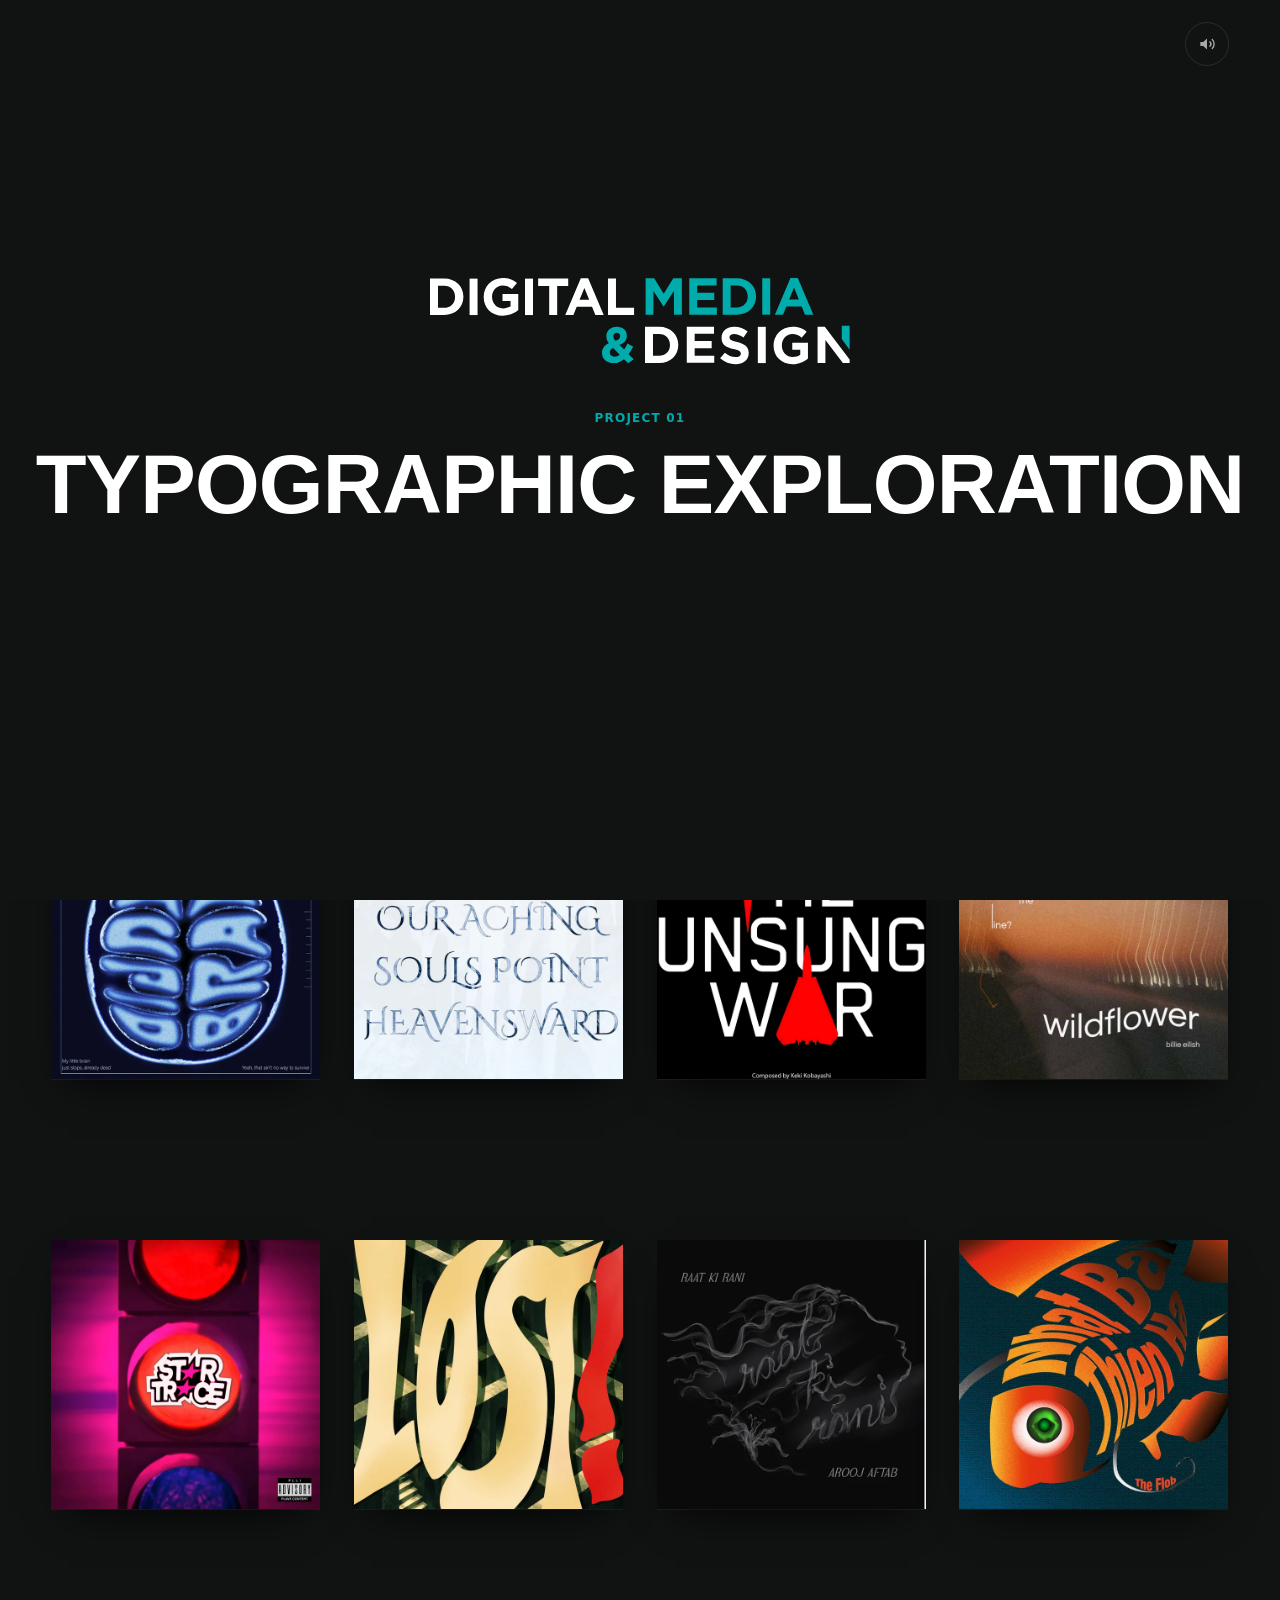
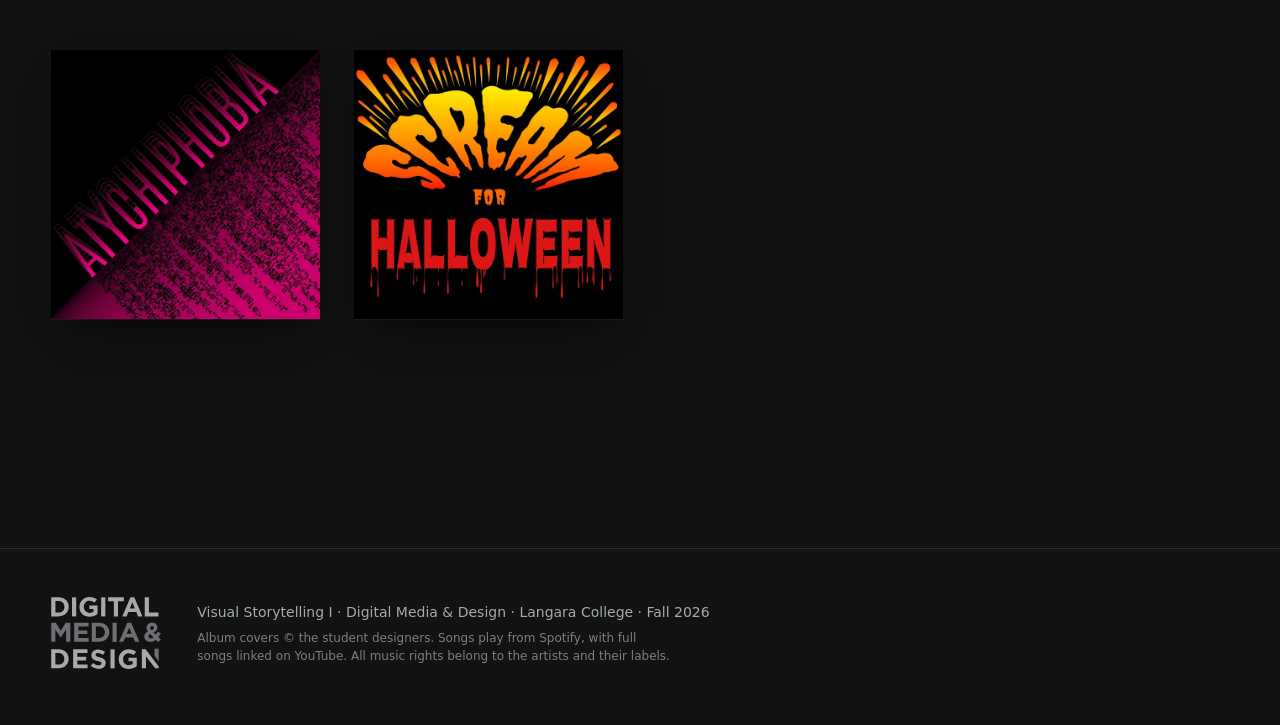
<file: index.html>
<!DOCTYPE html>
<html lang="en">
<head>
  <meta charset="utf-8">
  <meta name="viewport" content="width=device-width, initial-scale=1">
  <!-- security: only this site's own code and Spotify's player may run; nothing else can be injected -->
  <meta http-equiv="Content-Security-Policy" content="default-src 'self'; script-src 'self' 'unsafe-eval' https://open.spotify.com https://embed-cdn.spotifycdn.com; frame-src https://open.spotify.com; style-src 'self' 'unsafe-inline' https://fonts.googleapis.com; font-src https://fonts.gstatic.com; img-src 'self' data:; connect-src 'self' https://*.spotify.com https://*.spotifycdn.com; media-src 'self'; object-src 'none'; base-uri 'self'; form-action 'none'">
  <meta name="referrer" content="strict-origin-when-cross-origin">
  <title>Typographic Exploration — Album Covers · Digital Media &amp; Design, Langara</title>
  <meta name="description" content="Fourteen album covers by Langara Digital Media &amp; Design students, using typography as the only image. Click a cover to hear the song.">
  <meta name="theme-color" content="#111212">
  <meta property="og:title" content="Typographic Exploration — Album Covers">
  <meta property="og:description" content="Fourteen album covers where type is the only image. Click a cover to hear the song.">
  <link rel="canonical" href="https://demos.dgmd.ca/typographic-exploration/">
  <meta property="og:type" content="website">
  <meta property="og:site_name" content="Digital Media &amp; Design · Langara College">
  <meta property="og:url" content="https://demos.dgmd.ca/typographic-exploration/">
  <!-- wide image first (Facebook, LinkedIn, X, Slack, Discord…), square second (apps that show square thumbnails) -->
  <meta property="og:image" content="https://demos.dgmd.ca/typographic-exploration/assets/social/og-1200x630.jpg">
  <meta property="og:image:type" content="image/jpeg">
  <meta property="og:image:width" content="1200">
  <meta property="og:image:height" content="630">
  <meta property="og:image:alt" content="Typographic Exploration: student album covers on a curved gallery wall, with a teal record and sound line. Digital Media &amp; Design, Langara College.">
  <meta property="og:image" content="https://demos.dgmd.ca/typographic-exploration/assets/social/og-1200x1200.jpg">
  <meta property="og:image:type" content="image/jpeg">
  <meta property="og:image:width" content="1200">
  <meta property="og:image:height" content="1200">
  <meta property="og:image:alt" content="Typographic Exploration: student album covers on a curved gallery wall, with a teal record and sound line. Digital Media &amp; Design, Langara College.">
  <meta name="twitter:card" content="summary_large_image">
  <meta name="twitter:title" content="Typographic Exploration — Album Covers">
  <meta name="twitter:description" content="Fourteen album covers where type is the only image. Click a cover to hear the song.">
  <meta name="twitter:image" content="https://demos.dgmd.ca/typographic-exploration/assets/social/og-1200x630.jpg">
  <meta name="twitter:image:alt" content="Typographic Exploration: student album covers on a curved gallery wall, with a teal record and sound line. Digital Media &amp; Design, Langara College.">
  <link rel="icon" href="assets/favicon.svg" type="image/svg+xml">
  <link rel="preconnect" href="https://fonts.googleapis.com">
  <link rel="preconnect" href="https://fonts.gstatic.com" crossorigin>
  <link href="https://fonts.googleapis.com/css2?family=Roboto+Condensed:wght@400;600;700;800&family=Roboto:ital,wght@0,300;0,400;0,600;1,300&display=swap" rel="stylesheet">
  <link rel="stylesheet" href="assets/style.css?v=202611260307">
</head>
<body class="is-loading">

  <!-- ============ INTRO ============ -->
  <div class="intro" id="intro" aria-hidden="true">
    <div class="intro__title" id="introTitle">
      <img class="intro__mark" src="assets/dgmd-on-dark.svg" alt="" width="480" height="99">
      <p class="intro__eyebrow">Project 01</p>
      <p class="intro__headline">Typographic Exploration</p>
      <div class="intro__gate">
        <button class="intro__enter" id="enterIntro" type="button">Enter</button>
      </div>
    </div>

    <!-- a speaker grille across the bottom of the title screen; it "breathes" while waiting for Enter -->
    <div class="grille" id="grille" aria-hidden="true"><div class="grille__pulse"></div></div>

    <div class="spotlight" id="spotlight"></div>

    <div class="wall" id="wall">
      <!-- the sound line the record draws as it rolls -->
      <svg class="trail" id="trail" aria-hidden="true">
        <defs><clipPath id="trailClip"><rect id="trailReveal" x="-99999" y="-2000" width="0" height="4000"/></clipPath></defs>
        <path class="trail__glow" id="trailGlow" clip-path="url(#trailClip)"/>
        <path class="trail__line" id="trailLine" clip-path="url(#trailClip)"/>
      </svg>
      <!-- the hero: a record that rolls behind the covers and plays each one -->
      <div class="roller" id="roller"><div class="roller__disc" id="rollerDisc"><div class="roller__label" id="rollerLabel"></div></div></div>
      <div class="wall__track" id="wallTrack"></div>
    </div>

    <div class="intro__bar" id="introBar">
      <div class="timeline" id="introTimeline"></div>
      <span class="intro__count" id="introCount">01 / 14</span>
    </div>

    <div class="intro__controls">
      <button class="intro__sound" id="soundToggle" type="button" aria-pressed="true" aria-label="Sound on">
        <svg viewBox="0 0 24 24" aria-hidden="true">
          <path class="spk" d="M4 9.5h3.5L12 5.5v13l-4.5-4H4z"/>
          <path class="wave1" d="M15.5 9.2a4 4 0 0 1 0 5.6"/>
          <path class="wave2" d="M18.3 6.6a7.6 7.6 0 0 1 0 10.8"/>
          <path class="mute" d="M16 9.5l5 5M21 9.5l-5 5"/>
        </svg>
      </button>
    </div>
  </div>

  <!-- ============ PAGE ============ -->
  <header class="site-header">
    <a class="site-header__mark" href="#top" aria-label="Digital Media &amp; Design, Langara College">
      <img src="assets/dgmd-on-dark.svg" alt="Digital Media &amp; Design" width="165" height="34">
    </a>
    <button class="text-btn" id="replayIntro" type="button">Replay intro</button>
  </header>

  <main id="top">
    <section class="hero">
      <div class="hero__head">
        <p class="eyebrow">Project 01 · Visual Storytelling I</p>
        <h1 class="hero__title"><span class="hero__line">Typographic</span> <span class="hero__line">Exploration</span></h1>
      </div>
      <div class="hero__side">
        <p class="hero__lede">Each student chose a song and turned it into an album&nbsp;cover where typography is the only&nbsp;image:
          <span class="hero__show"><span class="w-rhythm">rhythm</span>, <span class="w-volume">volume</span> <span class="w-amp" aria-label="and">&amp;</span> <span class="w-emotion">emotion</span>, made visible through&nbsp;type.</span></p>
        <p class="hero__hint"><span class="hint-dot" aria-hidden="true"></span>Click a cover to&nbsp;listen</p>
      </div>
    </section>

    <section class="grid" id="grid" aria-label="Album covers"></section>
  </main>

  <footer class="site-footer">
    <img src="assets/dgmd-vertical-grey.svg" alt="Digital Media &amp; Design" class="site-footer__mark" width="110" height="72">
    <div class="site-footer__text">
      <p>Visual Storytelling I · Digital Media &amp; Design · Langara&nbsp;College · Fall&nbsp;2026</p>
      <p class="site-footer__fine">Album covers © the student designers. Songs play from Spotify, with full songs linked on YouTube. All music rights belong to the artists and their&nbsp;labels.</p>
    </div>
  </footer>

  <!-- ============ LISTENING VIEW ============ -->
  <div class="listen" id="listen" role="dialog" aria-modal="true" aria-labelledby="listenTitle" hidden>
    <div class="listen__glow" id="listenGlow" aria-hidden="true"></div>
    <button class="listen__close" id="listenClose" type="button" aria-label="Close and stop the music">
      <svg viewBox="0 0 24 24" aria-hidden="true"><path d="M5 5l14 14M19 5L5 19"/></svg>
    </button>

    <div class="listen__stage">
      <div class="listen__art">
        <div class="vinyl" id="vinyl" aria-hidden="true"><div class="vinyl__label" id="vinylLabel"></div></div>
        <img class="listen__cover" id="listenCover" alt="">
      </div>

      <div class="listen__info">
        <p class="listen__num" id="listenNum">01</p>
        <h2 class="listen__title" id="listenTitle">Song</h2>
        <p class="listen__artist" id="listenArtist">Artist</p>
        <p class="listen__student">Cover by <span id="listenStudent">Student</span></p>

        <div class="player">
          <div class="player__frame"><div id="spPlayer"></div></div>
          <p class="player__fallback" id="spFallback" hidden>The player can’t load here. <a id="spLink" href="#" target="_blank" rel="noopener noreferrer">Open in Spotify&nbsp;↗</a></p>
          <p class="player__tap" id="tapToPlay" hidden><span class="hint-dot" aria-hidden="true"></span>Click anywhere to&nbsp;play</p>
          <p class="player__more"><a id="ytLink" href="#" target="_blank" rel="noopener noreferrer">Full song on YouTube&nbsp;↗</a></p>
        </div>

        <div class="listen__nav">
          <button class="nav-btn" id="prevBtn" type="button" aria-label="Previous cover">
            <svg viewBox="0 0 24 24" aria-hidden="true"><path d="M15 5l-7 7 7 7"/></svg>
          </button>
          <button class="nav-btn" id="nextBtn" type="button" aria-label="Next cover">
            <svg viewBox="0 0 24 24" aria-hidden="true"><path d="M9 5l7 7-7 7"/></svg>
          </button>
        </div>
      </div>
    </div>

    <div class="listen__bar">
      <div class="timeline timeline--interactive" id="listenTimeline" role="tablist" aria-label="Jump to a cover"></div>
      <span class="listen__now" id="listenNow">01 · Same Stars</span>
    </div>
  </div>

  <script src="assets/data.js?v=202611260307"></script>
  <script src="assets/app.js?v=202611260307"></script>
</body>
</html>
</file>
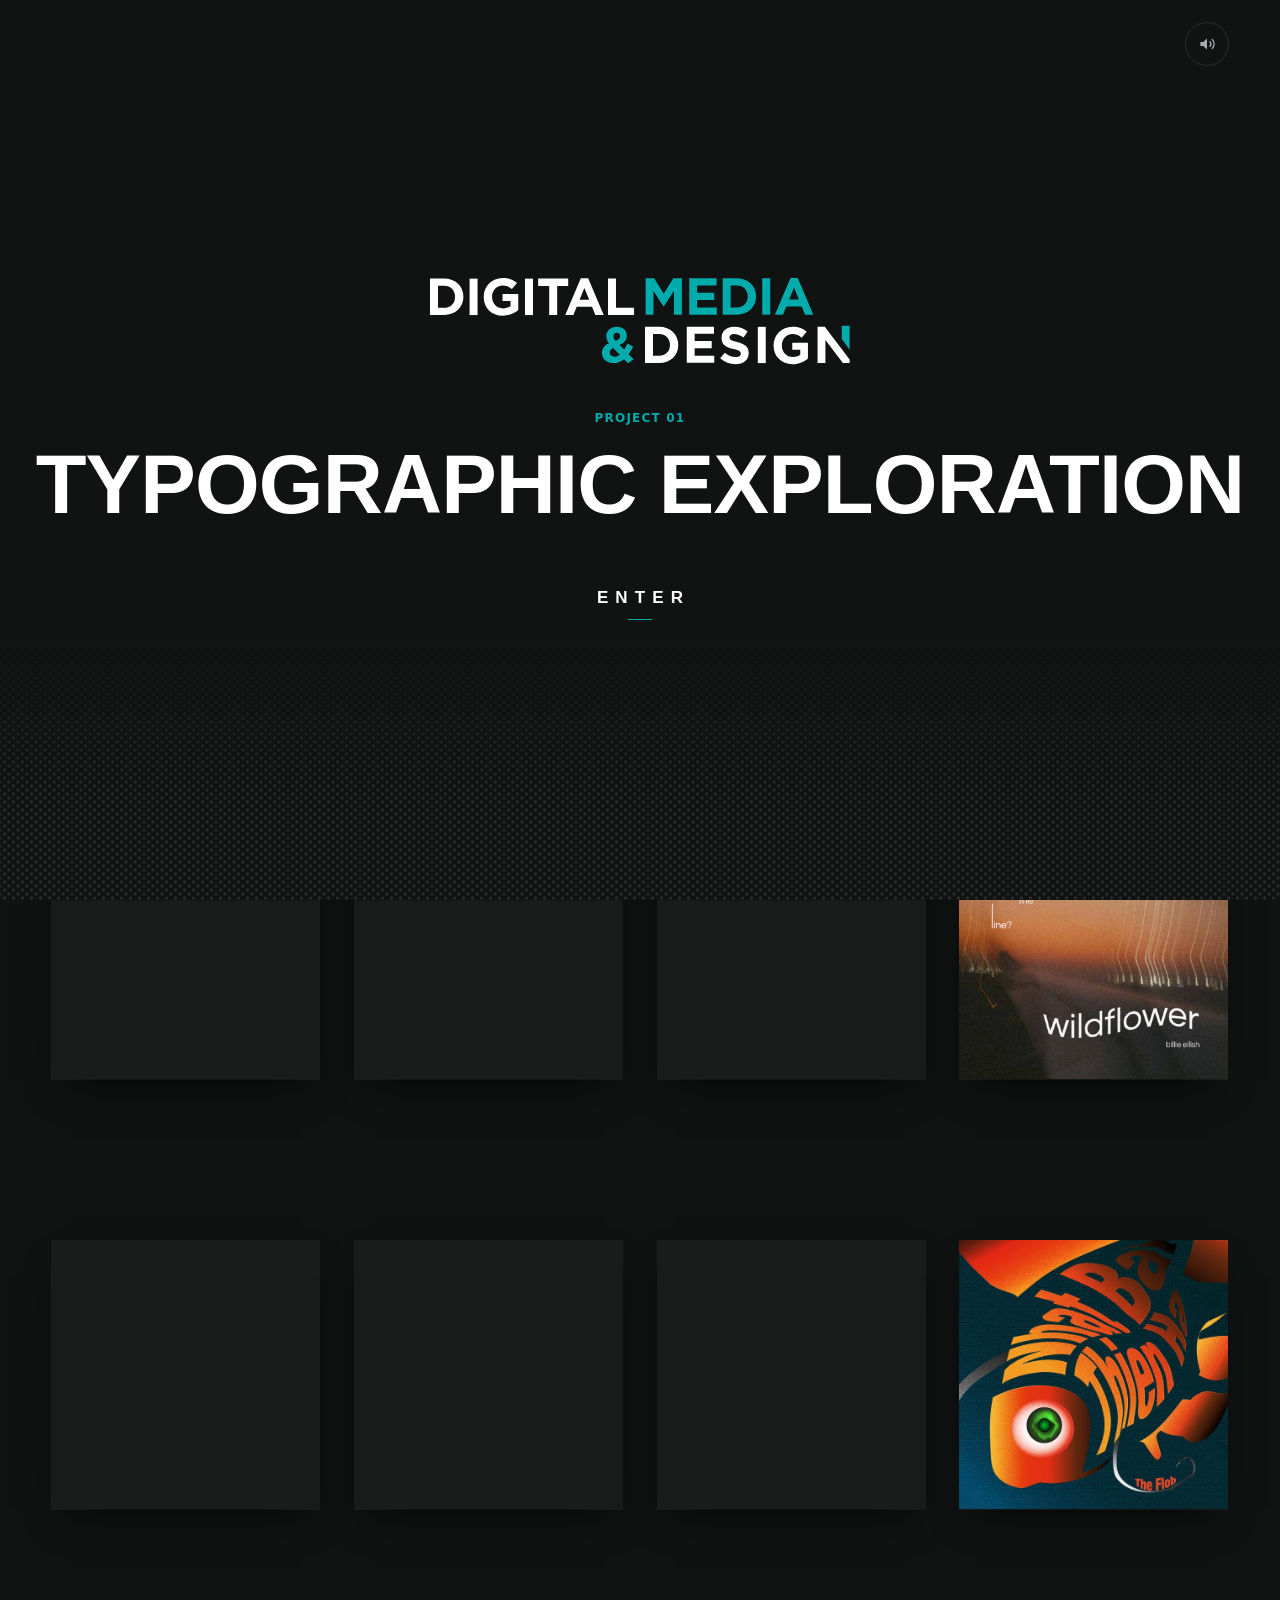
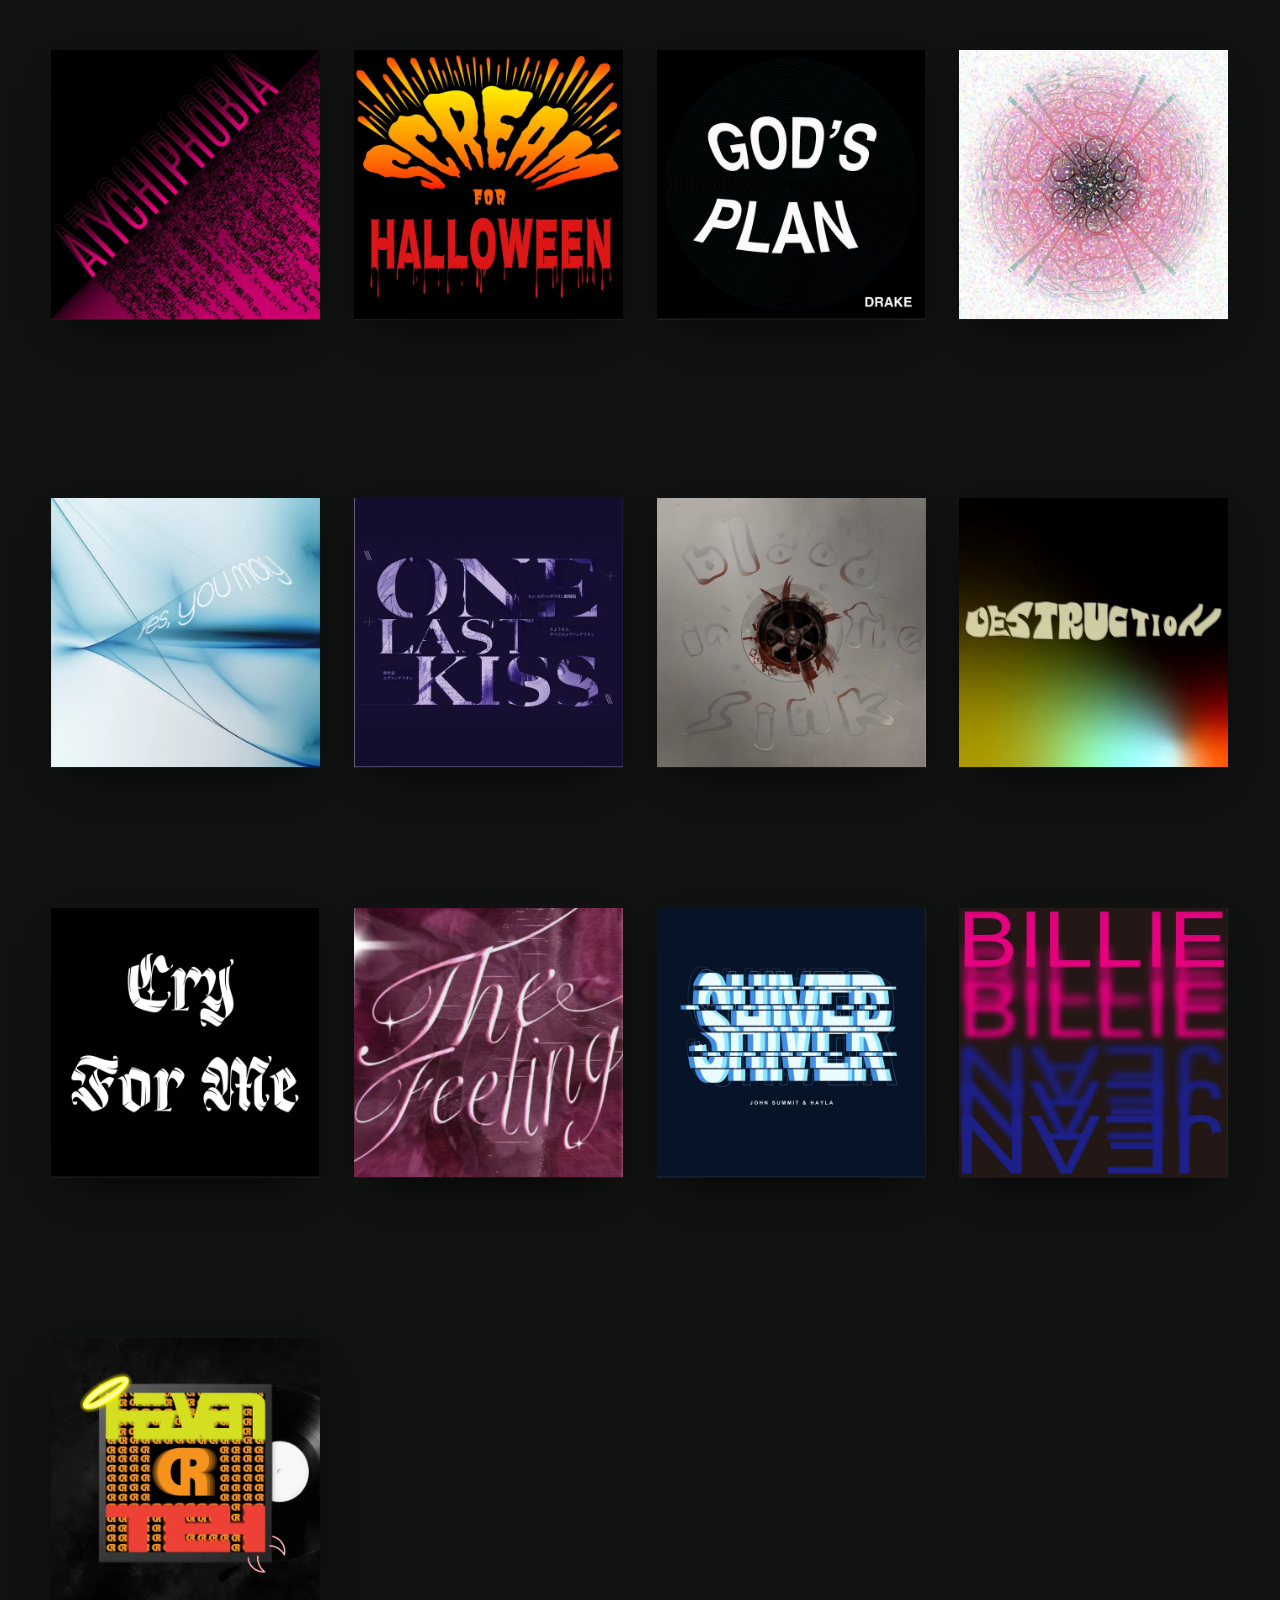
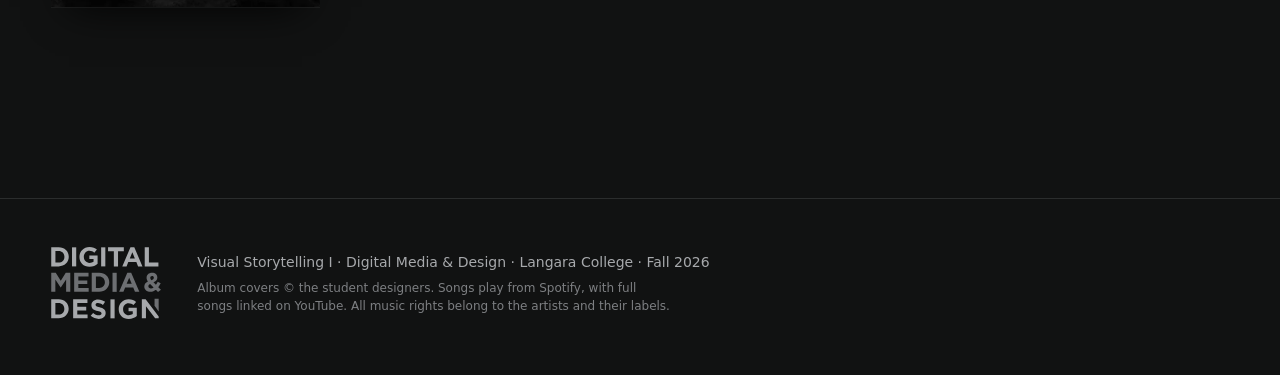
<file: class/index.html>
<!DOCTYPE html>
<html lang="en">
<head>
  <meta charset="utf-8">
  <meta name="viewport" content="width=device-width, initial-scale=1">
  <!-- CLASS GALLERY: unlisted. Not linked from the showcase; search engines are asked not to list it. -->
  <meta name="robots" content="noindex, nofollow">
  <!-- files are shared with the showcase one folder up (covers, styles, logos) -->
  <base href="../">
  <!-- security: only this site's own code and Spotify's player may run; nothing else can be injected -->
  <meta http-equiv="Content-Security-Policy" content="default-src 'self'; script-src 'self' 'unsafe-eval' https://open.spotify.com https://embed-cdn.spotifycdn.com; frame-src https://open.spotify.com; style-src 'self' 'unsafe-inline' https://fonts.googleapis.com; font-src https://fonts.gstatic.com; img-src 'self' data:; connect-src 'self' https://*.spotify.com https://*.spotifycdn.com; media-src 'self'; object-src 'none'; base-uri 'self'; form-action 'none'">
  <meta name="referrer" content="strict-origin-when-cross-origin">
  <title>Typographic Exploration — Class Gallery · Digital Media &amp; Design, Langara</title>
  <meta name="description" content="Every album cover from the class: Langara Digital Media &amp; Design students using typography as the only image. Click a cover to hear the song.">
  <meta name="theme-color" content="#111212">
  <meta property="og:title" content="Typographic Exploration — Class Gallery">
  <meta property="og:description" content="Every album cover from the class, where type is the only image. Click a cover to hear the song.">
    <meta property="og:type" content="website">
  <meta property="og:site_name" content="Digital Media &amp; Design · Langara College">
  <meta property="og:url" content="https://valabanina.github.io/typographic-exploration/class/">
  <!-- wide image first (Facebook, LinkedIn, X, Slack, Discord…), square second (apps that show square thumbnails) -->
  <meta property="og:image" content="https://valabanina.github.io/typographic-exploration/assets/social/og-1200x630.jpg">
  <meta property="og:image:type" content="image/jpeg">
  <meta property="og:image:width" content="1200">
  <meta property="og:image:height" content="630">
  <meta property="og:image:alt" content="Typographic Exploration: student album covers on a curved gallery wall, with a teal record and sound line. Digital Media &amp; Design, Langara College.">
  <meta property="og:image" content="https://valabanina.github.io/typographic-exploration/assets/social/og-1200x1200.jpg">
  <meta property="og:image:type" content="image/jpeg">
  <meta property="og:image:width" content="1200">
  <meta property="og:image:height" content="1200">
  <meta property="og:image:alt" content="Typographic Exploration: student album covers on a curved gallery wall, with a teal record and sound line. Digital Media &amp; Design, Langara College.">
  <meta name="twitter:card" content="summary_large_image">
  <meta name="twitter:title" content="Typographic Exploration — Class Gallery">
  <meta name="twitter:description" content="Every album cover from the class, where type is the only image. Click a cover to hear the song.">
  <meta name="twitter:image" content="https://valabanina.github.io/typographic-exploration/assets/social/og-1200x630.jpg">
  <meta name="twitter:image:alt" content="Typographic Exploration: student album covers on a curved gallery wall, with a teal record and sound line. Digital Media &amp; Design, Langara College.">
  <link rel="icon" href="assets/favicon.svg" type="image/svg+xml">
  <link rel="preconnect" href="https://fonts.googleapis.com">
  <link rel="preconnect" href="https://fonts.gstatic.com" crossorigin>
  <link href="https://fonts.googleapis.com/css2?family=Roboto+Condensed:wght@400;600;700;800&family=Roboto:ital,wght@0,300;0,400;0,600;1,300&display=swap" rel="stylesheet">
  <link rel="stylesheet" href="assets/style.css?v=202611260235">
</head>
<body class="is-loading">

  <!-- ============ INTRO ============ -->
  <div class="intro" id="intro" aria-hidden="true">
    <div class="intro__title" id="introTitle">
      <img class="intro__mark" src="assets/dgmd-on-dark.svg" alt="" width="480" height="99">
      <p class="intro__eyebrow">Project 01</p>
      <p class="intro__headline">Typographic Exploration</p>
      <div class="intro__gate">
        <button class="intro__enter" id="enterIntro" type="button">Enter</button>
      </div>
    </div>

    <!-- a speaker grille across the bottom of the title screen; it "breathes" while waiting for Enter -->
    <div class="grille" id="grille" aria-hidden="true"><div class="grille__pulse"></div></div>

    <div class="spotlight" id="spotlight"></div>

    <div class="wall" id="wall">
      <!-- the sound line the record draws as it rolls -->
      <svg class="trail" id="trail" aria-hidden="true">
        <defs><clipPath id="trailClip"><rect id="trailReveal" x="-99999" y="-2000" width="0" height="4000"/></clipPath></defs>
        <path class="trail__glow" id="trailGlow" clip-path="url(#trailClip)"/>
        <path class="trail__line" id="trailLine" clip-path="url(#trailClip)"/>
      </svg>
      <!-- the hero: a record that rolls behind the covers and plays each one -->
      <div class="roller" id="roller"><div class="roller__disc" id="rollerDisc"><div class="roller__label" id="rollerLabel"></div></div></div>
      <div class="wall__track" id="wallTrack"></div>
    </div>

    <div class="intro__bar" id="introBar">
      <div class="timeline" id="introTimeline"></div>
      <span class="intro__count" id="introCount">01 / 25</span>
    </div>

    <div class="intro__controls">
      <button class="intro__sound" id="soundToggle" type="button" aria-pressed="true" aria-label="Sound on">
        <svg viewBox="0 0 24 24" aria-hidden="true">
          <path class="spk" d="M4 9.5h3.5L12 5.5v13l-4.5-4H4z"/>
          <path class="wave1" d="M15.5 9.2a4 4 0 0 1 0 5.6"/>
          <path class="wave2" d="M18.3 6.6a7.6 7.6 0 0 1 0 10.8"/>
          <path class="mute" d="M16 9.5l5 5M21 9.5l-5 5"/>
        </svg>
      </button>
    </div>
  </div>

  <!-- ============ PAGE ============ -->
  <header class="site-header">
    <a class="site-header__mark" href="class/#top" aria-label="Digital Media &amp; Design, Langara College">
      <img src="assets/dgmd-on-dark.svg" alt="Digital Media &amp; Design" width="165" height="34">
    </a>
    <button class="text-btn" id="replayIntro" type="button">Replay intro</button>
  </header>

  <main id="top">
    <section class="hero">
      <div class="hero__head">
        <p class="eyebrow">Project 01 · Visual Storytelling I · Class gallery</p>
        <h1 class="hero__title"><span class="hero__line">Typographic</span> <span class="hero__line">Exploration</span></h1>
      </div>
      <div class="hero__side">
        <p class="hero__lede">Each student chose a song and turned it into an album&nbsp;cover where typography is the only&nbsp;image:
          <span class="hero__show"><span class="w-rhythm">rhythm</span>, <span class="w-volume">volume</span> <span class="w-amp" aria-label="and">&amp;</span> <span class="w-emotion">emotion</span>, made visible through&nbsp;type.</span></p>
        <p class="hero__hint"><span class="hint-dot" aria-hidden="true"></span>Click a cover to&nbsp;listen</p>
      </div>
    </section>

    <section class="grid" id="grid" aria-label="Album covers"></section>
  </main>

  <footer class="site-footer">
    <img src="assets/dgmd-vertical-grey.svg" alt="Digital Media &amp; Design" class="site-footer__mark" width="110" height="72">
    <div class="site-footer__text">
      <p>Visual Storytelling I · Digital Media &amp; Design · Langara&nbsp;College · Fall&nbsp;2026</p>
      <p class="site-footer__fine">Album covers © the student designers. Songs play from Spotify, with full songs linked on YouTube. All music rights belong to the artists and their&nbsp;labels.</p>
    </div>
  </footer>

  <!-- ============ LISTENING VIEW ============ -->
  <div class="listen" id="listen" role="dialog" aria-modal="true" aria-labelledby="listenTitle" hidden>
    <div class="listen__glow" id="listenGlow" aria-hidden="true"></div>
    <button class="listen__close" id="listenClose" type="button" aria-label="Close and stop the music">
      <svg viewBox="0 0 24 24" aria-hidden="true"><path d="M5 5l14 14M19 5L5 19"/></svg>
    </button>

    <div class="listen__stage">
      <div class="listen__art">
        <div class="vinyl" id="vinyl" aria-hidden="true"><div class="vinyl__label" id="vinylLabel"></div></div>
        <img class="listen__cover" id="listenCover" alt="">
      </div>

      <div class="listen__info">
        <p class="listen__num" id="listenNum">01</p>
        <h2 class="listen__title" id="listenTitle">Song</h2>
        <p class="listen__artist" id="listenArtist">Artist</p>
        <p class="listen__student">Cover by <span id="listenStudent">Student</span></p>

        <div class="player">
          <div class="player__frame"><div id="spPlayer"></div></div>
          <p class="player__fallback" id="spFallback" hidden>The player can’t load here. <a id="spLink" href="#" target="_blank" rel="noopener noreferrer">Open in Spotify&nbsp;↗</a></p>
          <p class="player__tap" id="tapToPlay" hidden><span class="hint-dot" aria-hidden="true"></span>Click anywhere to&nbsp;play</p>
          <p class="player__more"><a id="ytLink" href="#" target="_blank" rel="noopener noreferrer">Full song on YouTube&nbsp;↗</a></p>
        </div>

        <div class="listen__nav">
          <button class="nav-btn" id="prevBtn" type="button" aria-label="Previous cover">
            <svg viewBox="0 0 24 24" aria-hidden="true"><path d="M15 5l-7 7 7 7"/></svg>
          </button>
          <button class="nav-btn" id="nextBtn" type="button" aria-label="Next cover">
            <svg viewBox="0 0 24 24" aria-hidden="true"><path d="M9 5l7 7-7 7"/></svg>
          </button>
        </div>
      </div>
    </div>

    <div class="listen__bar">
      <div class="timeline timeline--interactive" id="listenTimeline" role="tablist" aria-label="Jump to a cover"></div>
      <span class="listen__now" id="listenNow">01 · Same Stars</span>
    </div>
  </div>

  <script src="assets/data.js?v=202611260235"></script>
  <script src="class/data.js?v=202611260235"></script>
  <script src="class/app.js?v=202611260235"></script>
</body>
</html>
</file>
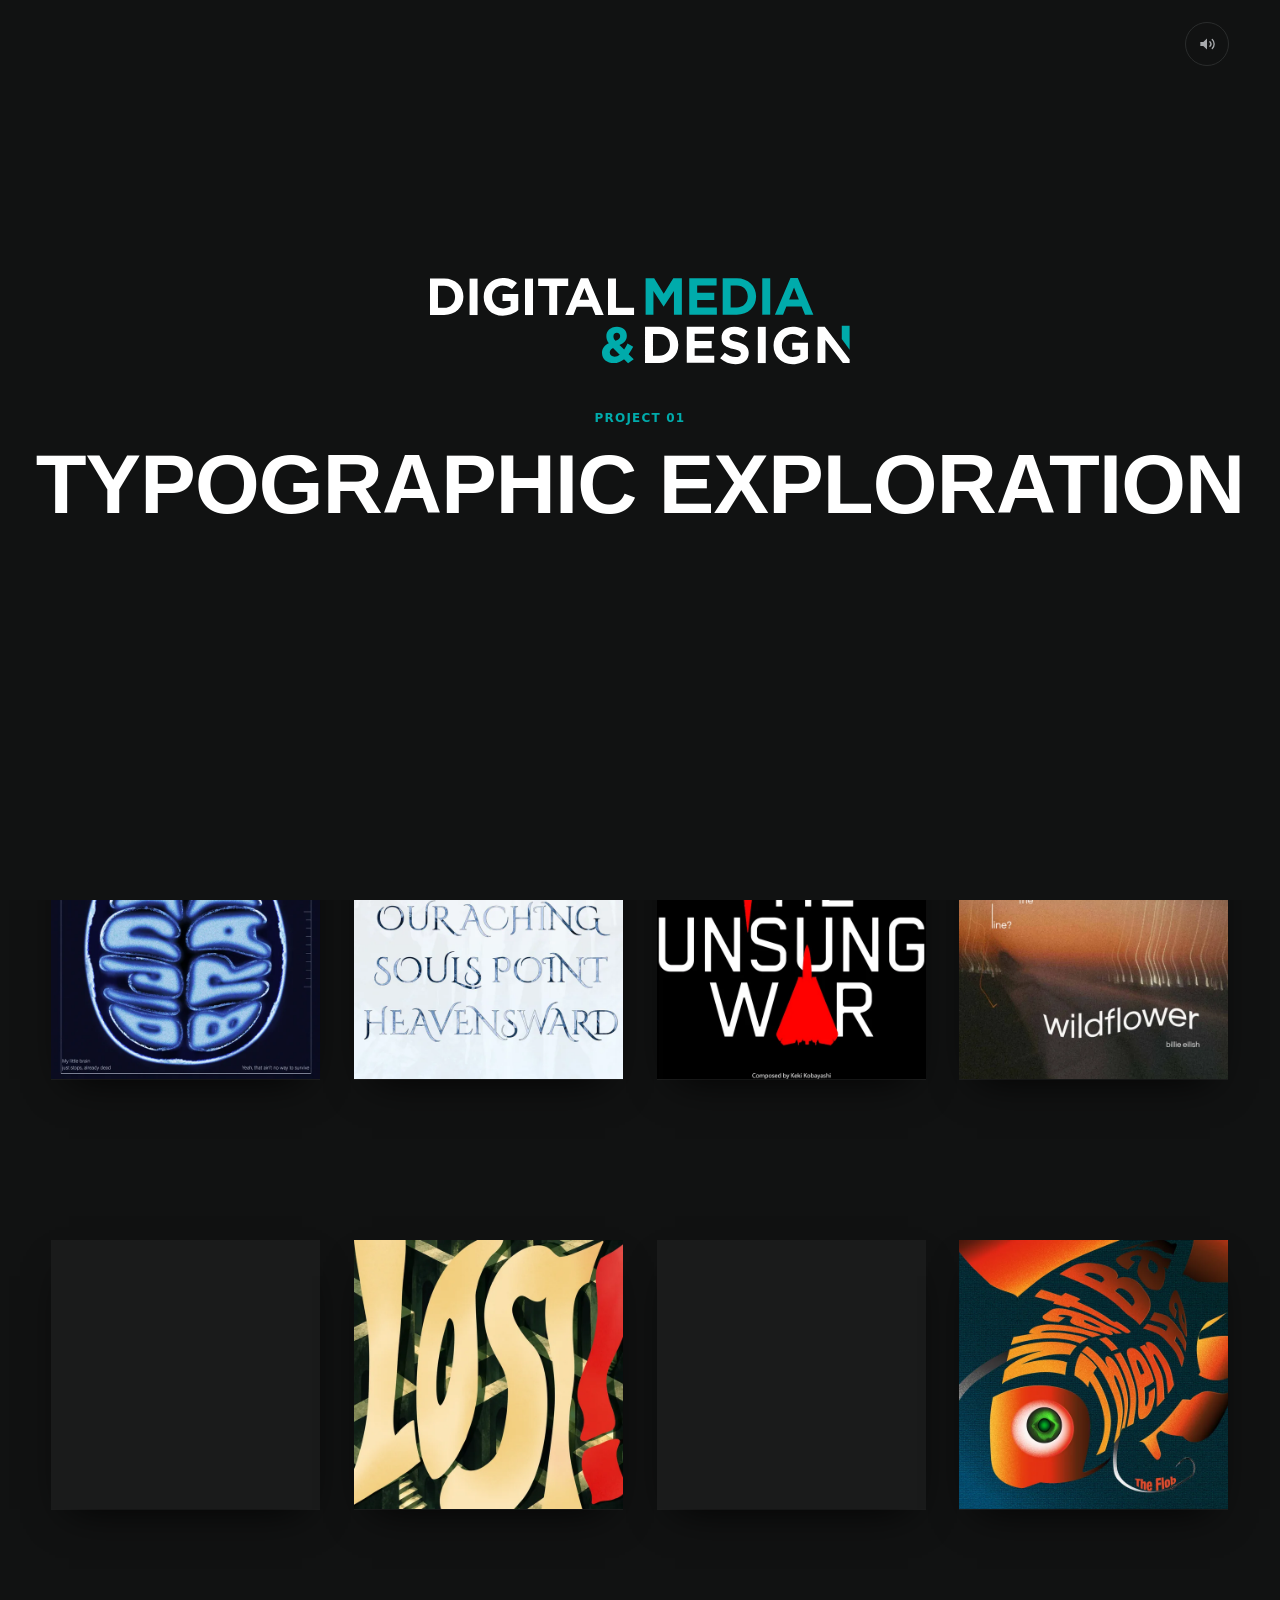
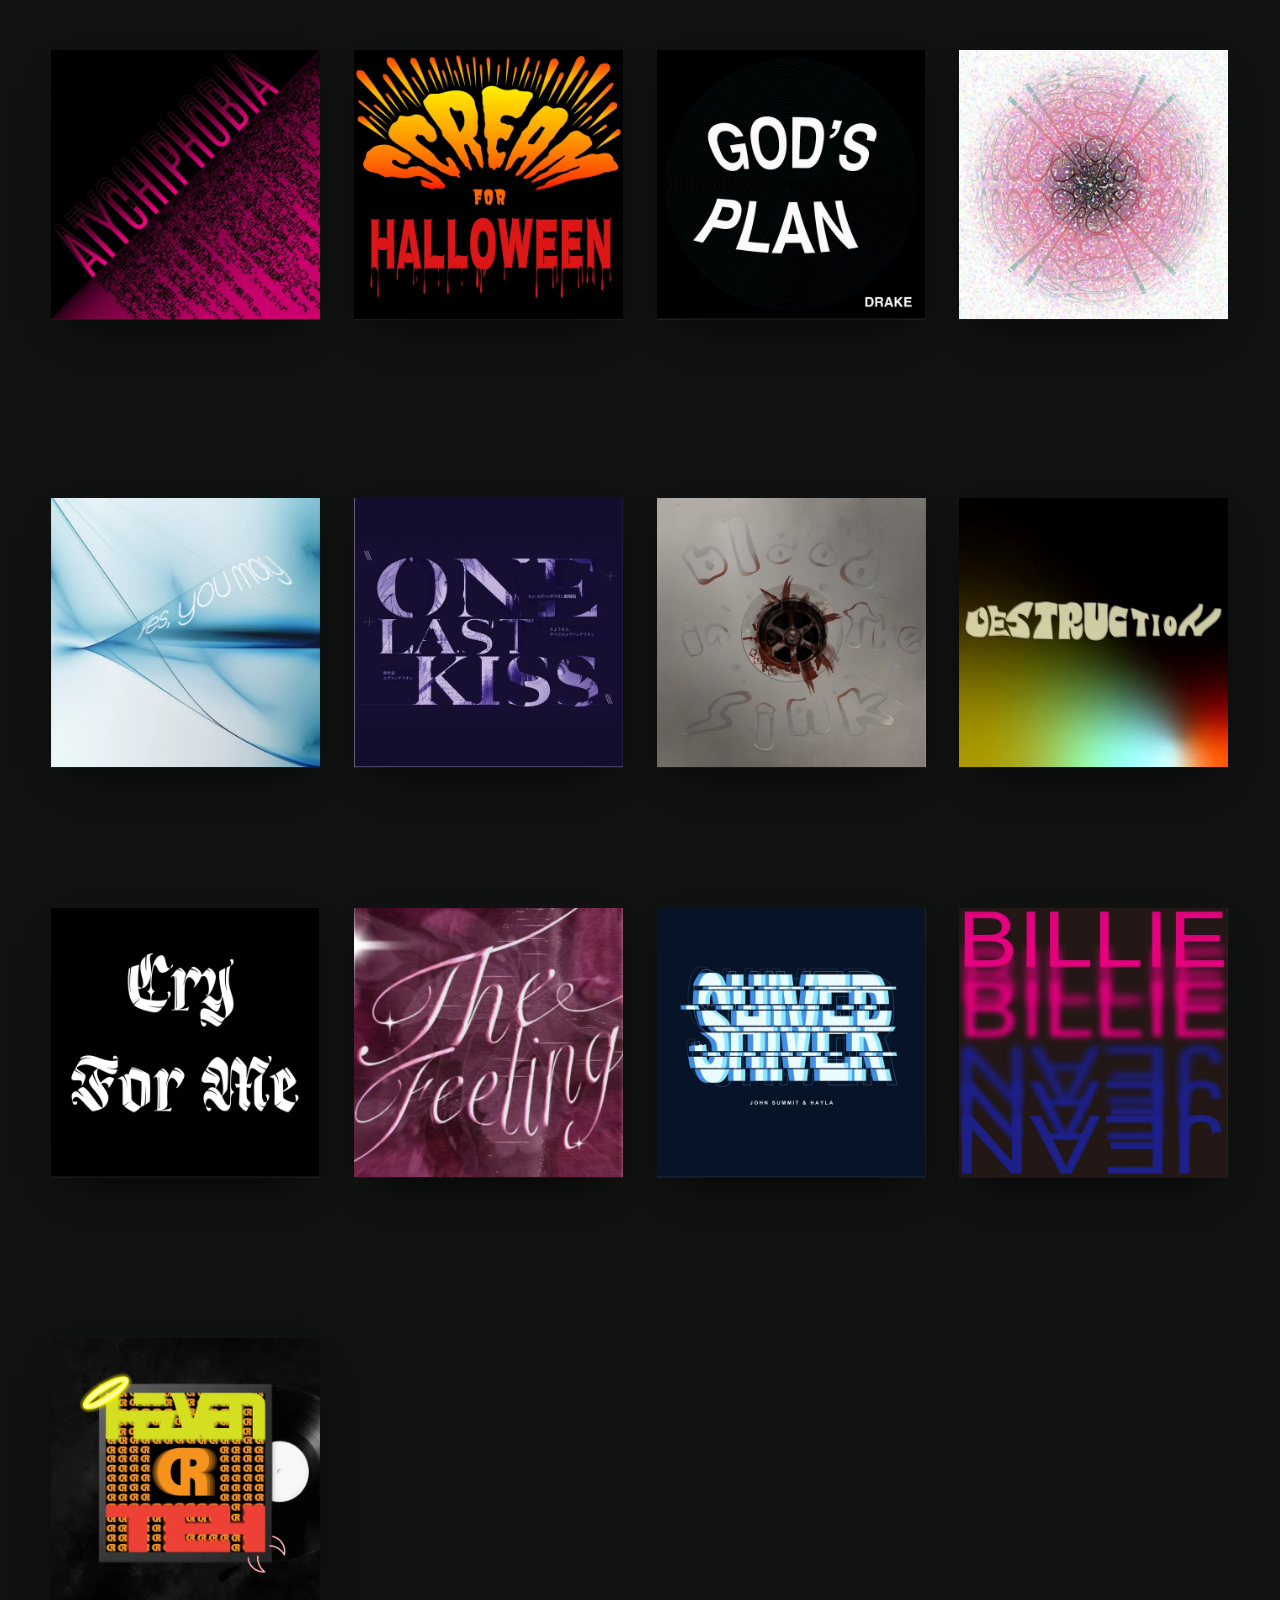
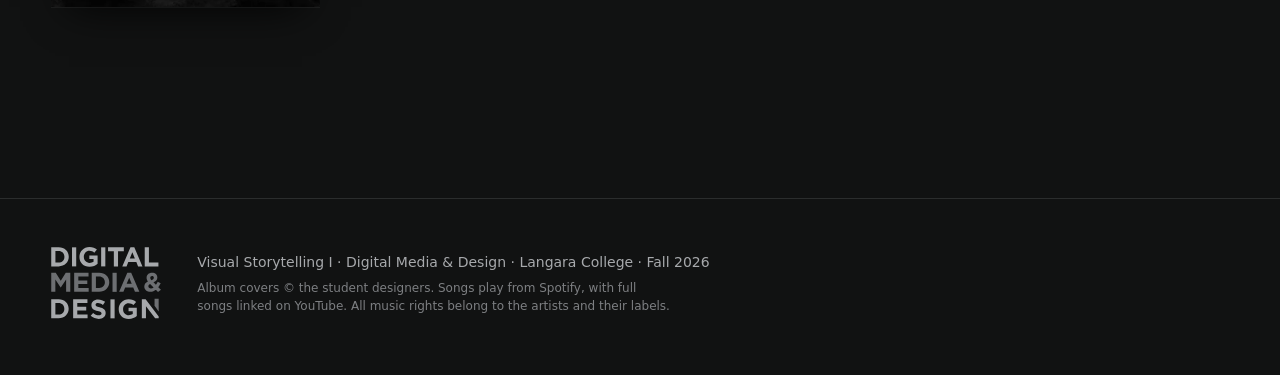
<file: term-1/index.html>
<!DOCTYPE html>
<html lang="en">
<head>
  <meta charset="utf-8">
  <meta name="viewport" content="width=device-width, initial-scale=1">
  <!-- CLASS GALLERY: unlisted. Not linked from the showcase; search engines are asked not to list it. -->
  <meta name="robots" content="noindex, nofollow">
  <!-- files are shared with the showcase one folder up (covers, styles, logos) -->
  <base href="../">
  <!-- security: only this site's own code and Spotify's player may run; nothing else can be injected -->
  <meta http-equiv="Content-Security-Policy" content="default-src 'self'; script-src 'self' 'unsafe-eval' https://open.spotify.com https://embed-cdn.spotifycdn.com; frame-src https://open.spotify.com; style-src 'self' 'unsafe-inline' https://fonts.googleapis.com; font-src https://fonts.gstatic.com; img-src 'self' data:; connect-src 'self' https://*.spotify.com https://*.spotifycdn.com; media-src 'self'; object-src 'none'; base-uri 'self'; form-action 'none'">
  <meta name="referrer" content="strict-origin-when-cross-origin">
  <title>Typographic Exploration — Class Gallery · Digital Media &amp; Design, Langara</title>
  <meta name="description" content="Every album cover from the class: Langara Digital Media &amp; Design students using typography as the only image. Click a cover to hear the song.">
  <meta name="theme-color" content="#111212">
  <meta property="og:title" content="Typographic Exploration — Class Gallery">
  <meta property="og:description" content="Every album cover from the class, where type is the only image. Click a cover to hear the song.">
    <meta property="og:type" content="website">
  <meta property="og:site_name" content="Digital Media &amp; Design · Langara College">
  <meta property="og:url" content="https://demos.dgmd.ca/typographic-exploration/term-1/">
  <!-- wide image first (Facebook, LinkedIn, X, Slack, Discord…), square second (apps that show square thumbnails) -->
  <meta property="og:image" content="https://demos.dgmd.ca/typographic-exploration/assets/social/og-1200x630.jpg">
  <meta property="og:image:type" content="image/jpeg">
  <meta property="og:image:width" content="1200">
  <meta property="og:image:height" content="630">
  <meta property="og:image:alt" content="Typographic Exploration: student album covers on a curved gallery wall, with a teal record and sound line. Digital Media &amp; Design, Langara College.">
  <meta property="og:image" content="https://demos.dgmd.ca/typographic-exploration/assets/social/og-1200x1200.jpg">
  <meta property="og:image:type" content="image/jpeg">
  <meta property="og:image:width" content="1200">
  <meta property="og:image:height" content="1200">
  <meta property="og:image:alt" content="Typographic Exploration: student album covers on a curved gallery wall, with a teal record and sound line. Digital Media &amp; Design, Langara College.">
  <meta name="twitter:card" content="summary_large_image">
  <meta name="twitter:title" content="Typographic Exploration — Class Gallery">
  <meta name="twitter:description" content="Every album cover from the class, where type is the only image. Click a cover to hear the song.">
  <meta name="twitter:image" content="https://demos.dgmd.ca/typographic-exploration/assets/social/og-1200x630.jpg">
  <meta name="twitter:image:alt" content="Typographic Exploration: student album covers on a curved gallery wall, with a teal record and sound line. Digital Media &amp; Design, Langara College.">
  <link rel="icon" href="assets/favicon.svg" type="image/svg+xml">
  <link rel="preconnect" href="https://fonts.googleapis.com">
  <link rel="preconnect" href="https://fonts.gstatic.com" crossorigin>
  <link href="https://fonts.googleapis.com/css2?family=Roboto+Condensed:wght@400;600;700;800&family=Roboto:ital,wght@0,300;0,400;0,600;1,300&display=swap" rel="stylesheet">
  <link rel="stylesheet" href="assets/style.css?v=202611262010">
</head>
<body class="is-loading">

  <!-- ============ INTRO ============ -->
  <div class="intro" id="intro" aria-hidden="true">
    <div class="intro__title" id="introTitle">
      <img class="intro__mark" src="assets/dgmd-on-dark.svg" alt="" width="480" height="99">
      <p class="intro__eyebrow">Project 01</p>
      <p class="intro__headline">Typographic Exploration</p>
      <div class="intro__gate">
        <button class="intro__enter" id="enterIntro" type="button">Enter</button>
      </div>
    </div>

    <!-- a speaker grille across the bottom of the title screen; it "breathes" while waiting for Enter -->
    <div class="grille" id="grille" aria-hidden="true"><div class="grille__pulse"></div></div>

    <div class="spotlight" id="spotlight"></div>

    <div class="wall" id="wall">
      <!-- the sound line the record draws as it rolls -->
      <svg class="trail" id="trail" aria-hidden="true">
        <defs><clipPath id="trailClip"><rect id="trailReveal" x="-99999" y="-2000" width="0" height="4000"/></clipPath></defs>
        <path class="trail__glow" id="trailGlow" clip-path="url(#trailClip)"/>
        <path class="trail__line" id="trailLine" clip-path="url(#trailClip)"/>
      </svg>
      <!-- the hero: a record that rolls behind the covers and plays each one -->
      <div class="roller" id="roller"><div class="roller__disc" id="rollerDisc"><div class="roller__label" id="rollerLabel"></div></div></div>
      <div class="wall__track" id="wallTrack"></div>
    </div>

    <div class="intro__bar" id="introBar">
      <div class="timeline" id="introTimeline"></div>
      <span class="intro__count" id="introCount">01 / 25</span>
    </div>

    <div class="intro__controls">
      <button class="intro__sound" id="soundToggle" type="button" aria-pressed="true" aria-label="Sound on">
        <svg viewBox="0 0 24 24" aria-hidden="true">
          <path class="spk" d="M4 9.5h3.5L12 5.5v13l-4.5-4H4z"/>
          <path class="wave1" d="M15.5 9.2a4 4 0 0 1 0 5.6"/>
          <path class="wave2" d="M18.3 6.6a7.6 7.6 0 0 1 0 10.8"/>
          <path class="mute" d="M16 9.5l5 5M21 9.5l-5 5"/>
        </svg>
      </button>
    </div>
  </div>

  <!-- ============ PAGE ============ -->
  <header class="site-header">
    <a class="site-header__mark" href="term-1/#top" aria-label="Digital Media &amp; Design, Langara College">
      <img src="assets/dgmd-on-dark.svg" alt="Digital Media &amp; Design" width="165" height="34">
    </a>
    <button class="text-btn" id="replayIntro" type="button">Replay intro</button>
  </header>

  <main id="top">
    <section class="hero">
      <div class="hero__head">
        <p class="eyebrow">Project 01 · Visual Storytelling I · Class gallery</p>
        <h1 class="hero__title"><span class="hero__line">Typographic</span> <span class="hero__line">Exploration</span></h1>
      </div>
      <div class="hero__side">
        <p class="hero__lede">Each student chose a song and turned it into an album&nbsp;cover where typography is the only&nbsp;image:
          <span class="hero__show"><span class="w-rhythm">rhythm</span>, <span class="w-volume">volume</span> <span class="w-amp" aria-label="and">&amp;</span> <span class="w-emotion">emotion</span>, made visible through&nbsp;type.</span></p>
        <p class="hero__hint"><span class="hint-dot" aria-hidden="true"></span>Click a cover to&nbsp;listen</p>
      </div>
    </section>

    <section class="grid" id="grid" aria-label="Album covers"></section>
  </main>

  <footer class="site-footer">
    <img src="assets/dgmd-vertical-grey.svg" alt="Digital Media &amp; Design" class="site-footer__mark" width="110" height="72">
    <div class="site-footer__text">
      <p>Visual Storytelling I · Digital Media &amp; Design · Langara&nbsp;College · Fall&nbsp;2026</p>
      <p class="site-footer__fine">Album covers © the student designers. Songs play from Spotify, with full songs linked on YouTube. All music rights belong to the artists and their&nbsp;labels.</p>
    </div>
  </footer>

  <!-- ============ LISTENING VIEW ============ -->
  <div class="listen" id="listen" role="dialog" aria-modal="true" aria-labelledby="listenTitle" hidden>
    <div class="listen__glow" id="listenGlow" aria-hidden="true"></div>
    <button class="listen__close" id="listenClose" type="button" aria-label="Close and stop the music">
      <svg viewBox="0 0 24 24" aria-hidden="true"><path d="M5 5l14 14M19 5L5 19"/></svg>
    </button>

    <div class="listen__stage">
      <div class="listen__art">
        <div class="vinyl" id="vinyl" aria-hidden="true"><div class="vinyl__label" id="vinylLabel"></div></div>
        <img class="listen__cover" id="listenCover" alt="">
      </div>

      <div class="listen__info">
        <p class="listen__num" id="listenNum">01</p>
        <h2 class="listen__title" id="listenTitle">Song</h2>
        <p class="listen__artist" id="listenArtist">Artist</p>
        <p class="listen__student">Cover by <span id="listenStudent">Student</span></p>

        <div class="player">
          <div class="player__frame"><div id="spPlayer"></div></div>
          <p class="player__fallback" id="spFallback" hidden>The player can’t load here. <a id="spLink" href="#" target="_blank" rel="noopener noreferrer">Open in Spotify&nbsp;↗</a></p>
          <p class="player__tap" id="tapToPlay" hidden><span class="hint-dot" aria-hidden="true"></span>Click anywhere to&nbsp;play</p>
          <p class="player__more"><a id="ytLink" href="#" target="_blank" rel="noopener noreferrer">Full song on YouTube&nbsp;↗</a></p>
        </div>

        <div class="listen__nav">
          <button class="nav-btn" id="prevBtn" type="button" aria-label="Previous cover">
            <svg viewBox="0 0 24 24" aria-hidden="true"><path d="M15 5l-7 7 7 7"/></svg>
          </button>
          <button class="nav-btn" id="nextBtn" type="button" aria-label="Next cover">
            <svg viewBox="0 0 24 24" aria-hidden="true"><path d="M9 5l7 7-7 7"/></svg>
          </button>
        </div>
      </div>
    </div>

    <div class="listen__bar">
      <div class="timeline timeline--interactive" id="listenTimeline" role="tablist" aria-label="Jump to a cover"></div>
      <span class="listen__now" id="listenNow">01 · Same Stars</span>
    </div>
  </div>

  <script src="assets/data.js?v=202611262010"></script>
  <script src="term-1/data.js?v=202611262010"></script>
  <script src="term-1/app.js?v=202611262010"></script>
</body>
</html>
</file>
<file: assets/style.css>
/* =========================================================
   Typographic Exploration — showcase
   Colour + type from the DGMD foundations (GROW Workspace)
   ========================================================= */

@property --tint { syntax: "<color>"; inherits: true; initial-value: #006767; }

:root {
  /* DGMD brand */
  --teal: #00abab;          /* brand/primary — 7.4:1 on near-black */
  --teal-deep: #008282;     /* brand/primary-deep */
  --teal-deeper: #006767;   /* brand/primary-deeper */
  --black: #000000;         /* brand/black */
  --grey: #a7a9ac;          /* brand/grey — readable on dark only */
  --white: #ffffff;

  /* Dark surfaces */
  --bg: #111212;            /* lifted near-black so black covers keep their edge */
  --surface: #1a1b1b;
  --line: #2b2d2d;

  --font-head: "Roboto Condensed", "Arial Narrow", sans-serif;
  --font-body: "Roboto", system-ui, sans-serif;

  --gutter: clamp(20px, 4vw, 64px);
  --ease-out: cubic-bezier(.16, 1, .3, 1);
  --ease-in-out: cubic-bezier(.65, 0, .35, 1);
}

*, *::before, *::after { box-sizing: border-box; }
html { -webkit-text-size-adjust: 100%; scroll-behavior: smooth; }
body {
  margin: 0;
  background: var(--bg);
  color: var(--white);
  font-family: var(--font-body);
  font-size: 16px;
  line-height: 1.5;
  -webkit-font-smoothing: antialiased;
}
img { display: block; max-width: 100%; }
button { font: inherit; color: inherit; background: none; border: 0; cursor: pointer; padding: 0; }
:focus-visible { outline: 2px solid var(--teal); outline-offset: 4px; border-radius: 2px; }
h1, h2, p { margin: 0; }

/* No lonely last words */
h1, h2, .hero__lede, .card__title, .card__meta, .listen__title, .listen__artist,
.site-footer p, .intro__headline, .wall__title, .wall__meta { text-wrap: balance; }

body.no-scroll { overflow: hidden; }

/* ---------- Shared label styles ---------- */
.eyebrow,
.text-btn,
.intro__eyebrow,
.intro__count,
.listen__now {
  font-family: var(--font-body);
  font-weight: 600;
  font-size: 12px;
  line-height: 18px;
  letter-spacing: 1.2px;
  text-transform: uppercase;
}

/* ---------- Header ---------- */
.site-header {
  position: sticky; top: 0; z-index: 20;
  display: flex; align-items: center; justify-content: space-between;
  padding: 18px var(--gutter);
  background: linear-gradient(var(--bg) 60%, rgba(17,18,18,0));
}
.site-header__mark img { height: 34px; width: auto; }
.site-header { gap: 20px; }
/* the logo keeps its size; "Replay intro" wraps onto two lines only when there isn't room */
.site-header__mark { flex: none; }
#replayIntro { text-align: right; line-height: 16px; }
.text-btn { color: var(--grey); padding: 8px 0; transition: color .2s; }
.text-btn:hover { color: var(--teal); }

/* ---------- Hero ---------- */
.hero {
  padding: clamp(32px, 6vh, 80px) var(--gutter) clamp(36px, 6vh, 64px);
  display: grid; grid-template-columns: 1fr;
}
/* wide screens: the title and its description form one block.
   The text starts at the top of the title and the hint sits on its bottom line,
   and three lines of text take exactly the height of one line of the title. */
@media (min-width: 1000px) {
  .hero {
    --t: clamp(42px, 7.2vw, 104px);                 /* the title's size (same as .hero__title) */
    grid-template-columns: auto auto;
    grid-template-rows: auto auto;
    justify-content: start; align-items: stretch;
    column-gap: clamp(40px, 4vw, 72px);
  }
  .hero__head { grid-column: 1; grid-row: 1 / span 2; display: flex; flex-direction: column; }
  .hero__head .eyebrow { margin-bottom: 14px; }
  .hero__side {
    grid-column: 2; grid-row: 1 / span 2;
    display: flex; flex-direction: column; justify-content: space-between;
    /* start where the title's letters start (below the eyebrow) */
    padding-top: calc(18px + 14px + var(--t) * 0.06);
    padding-bottom: calc(var(--t) * 0.06);
    font-size: calc(var(--t) * 0.175);
    line-height: calc(var(--t) * 0.92 / 3);      /* the 3 text lines fill the TYPOGRAPHIC line; the hint sits on EXPLORATION */
  }
  /* three long lines: the column is exactly as wide as the last line,
     and the first sentence splits evenly into two lines above it */
  .hero__side .hero__lede { margin-top: 0; font-size: inherit; line-height: inherit; max-width: none; width: min-content; text-wrap: balance; }
  .hero__side .hero__show { white-space: nowrap; }
  .hero__side .hero__hint { margin-top: 0; font-size: inherit; line-height: inherit; }
  .hero__side .hero__show { margin-top: 0; }
}
/* narrow phones: size the title to the screen so it never runs off the edge */
@media (max-width: 420px) { .hero__title { font-size: 10.6vw; } }

/* the two title words are set to exactly the same width (see fitTitle in app.js) */
.hero__line { display: block; width: max-content; }

/* the last line shows what it says */
.hero__show { display: block; margin-top: .55em; color: var(--white); font-weight: 300; }
.w-rhythm { letter-spacing: .34em; margin-right: -.2em; }
.w-volume { font-family: var(--font-head); font-weight: 800; font-size: 1.3em; line-height: 0; text-transform: uppercase; letter-spacing: .02em; }
.w-emotion { font-style: italic; color: var(--teal); }
.w-amp { color: var(--teal); font-weight: 600; }  /* echoes the teal & in the DGMD wordmark */
.eyebrow { color: var(--teal); margin-bottom: 14px; }
.hero__title {
  font-family: var(--font-head);
  font-weight: 800;
  font-size: clamp(42px, 7.2vw, 104px);
  line-height: .92;
  letter-spacing: -0.01em;
  text-transform: uppercase;
}
.hero__lede {
  margin-top: 24px;
  max-width: 34em;
  font-weight: 300;
  font-size: clamp(16px, 1.6vw, 20px);
  line-height: 1.55;
  color: #d9dadb;
}
.hero__hint {
  display: inline-flex; align-items: center; gap: 10px;
  margin-top: 28px;
  font-family: var(--font-head); font-weight: 600; font-size: 18px; line-height: 26px;
  color: var(--white);
}
.hint-dot {
  width: 10px; height: 10px; border-radius: 50%; background: var(--teal);
  box-shadow: 0 0 0 0 rgba(0,171,171,.6);
  animation: pulse 2.4s infinite;
}
@keyframes pulse {
  0% { box-shadow: 0 0 0 0 rgba(0,171,171,.55); }
  70% { box-shadow: 0 0 0 12px rgba(0,171,171,0); }
  100% { box-shadow: 0 0 0 0 rgba(0,171,171,0); }
}

/* ---------- Grid ---------- */
.grid {
  display: grid;
  grid-template-columns: repeat(4, minmax(0, 1fr));
  gap: clamp(36px, 4.5vw, 72px) clamp(18px, 2.6vw, 40px);
  padding: 0 var(--gutter) clamp(80px, 12vh, 140px);
}
@media (max-width: 1100px) { .grid { grid-template-columns: repeat(3, minmax(0, 1fr)); } }
@media (max-width: 760px)  { .grid { grid-template-columns: repeat(2, minmax(0, 1fr)); } }

.card {
  display: flex; flex-direction: column; align-self: start;
  width: 100%; text-align: left;
  -webkit-tap-highlight-color: transparent;
}
.card__art {
  position: relative;
  display: block;
  aspect-ratio: 1;
  background: var(--surface);
  box-shadow: 0 1px 0 rgba(255,255,255,.05), 0 18px 40px -18px rgba(0,0,0,.9);
  transition: transform .5s var(--ease-out), box-shadow .5s var(--ease-out);
  will-change: transform;
}
.card__art img { width: 100%; height: 100%; object-fit: cover; }
.card:hover .card__art,
.card:focus-visible .card__art {
  transform: translateY(-6px);
  box-shadow: 0 1px 0 rgba(255,255,255,.06), 0 30px 60px -22px rgba(0,0,0,.95);
}
.card:focus-visible { outline: none; }
.card:focus-visible .card__art { outline: 2px solid var(--teal); outline-offset: 6px; }

.card__label {
  display: grid;
  grid-template-columns: auto 1fr;
  column-gap: 12px;
  align-items: start;
  margin-top: 16px;
}
.card__num {
  font-family: var(--font-head); font-weight: 800;
  font-size: clamp(26px, 2.4vw, 36px); line-height: .9;
  color: var(--teal);
  font-variant-numeric: tabular-nums;
}
.card__title {
  font-family: var(--font-head); font-weight: 600;
  font-size: clamp(14px, 1.2vw, 17px); line-height: 1.2;
  letter-spacing: .12em; text-transform: uppercase;
}
.card__meta {
  grid-column: 2;
  margin-top: 4px;
  font-weight: 300; font-size: 14px; line-height: 20px;
  color: var(--grey);
}
.card__meta b { font-weight: 400; color: #d9dadb; }
.card__play {
  display: inline-flex; align-items: center; gap: 6px;
  grid-column: 2; margin-top: 8px;
  font-family: var(--font-body); font-weight: 600; font-size: 11px; letter-spacing: 1.2px; text-transform: uppercase;
  color: var(--teal);
  opacity: 0; transform: translateY(-3px);
  transition: opacity .3s, transform .3s var(--ease-out);
}
.card__play svg { width: 10px; height: 10px; fill: currentColor; }
.card:hover .card__play, .card:focus-visible .card__play { opacity: 1; transform: none; }
@media (hover: none) { .card__play { opacity: 1; transform: none; } }

.card__title, .card__meta { min-width: 0; }   /* words are never split; long names shrink to fit instead (fitCardTitles) */
@media (max-width: 760px) {
  .card__label { column-gap: 8px; margin-top: 12px; }
  .card__title { font-size: 13px; letter-spacing: .08em; }
  .card__meta { font-size: 13px; line-height: 18px; }
  .card__meta .by { display: block; }
}

/* settle-in state for labels after the intro */
.grid.is-settling .card__label { opacity: 0; transform: translateY(8px); }
.grid .card__label { transition: opacity .6s ease, transform .6s var(--ease-out); }

/* ---------- Footer ---------- */
.site-footer {
  padding: 48px var(--gutter) 56px;
  border-top: 1px solid var(--line);
  color: var(--grey); font-size: 14px; line-height: 22px;
}
/* footer: the vertical (three-line) DGMD logo, with the credits right beside it */
.site-footer { display: flex; align-items: center; gap: clamp(20px, 3vw, 36px); }
.site-footer__mark { flex: none; height: 72px; width: auto; }
.site-footer__text { min-width: 0; }
@media (max-width: 520px) { .site-footer__mark { height: 60px; } }
.site-footer__fine { margin-top: 6px; font-size: 12px; line-height: 18px; color: #7d7f82; max-width: 46em; }

/* =========================================================
   INTRO
   ========================================================= */
.intro {
  position: fixed; inset: 0; z-index: 100;
  background: var(--bg);
  overflow: hidden;
  overflow: clip;            /* never a scroll box, even with 3D covers poking past the edges */
  display: none;
}
body.intro-on .intro { display: block; }
.intro.is-leaving { transition: background-color .9s ease; background-color: rgba(17,18,18,0); }

.intro__title {
  position: absolute; inset: 0;
  display: flex; flex-direction: column; align-items: center; justify-content: center;
  text-align: center; gap: 18px;
  padding: 0 24px;
}
.intro__mark { width: min(420px, 72vw); height: auto; opacity: 0; transform: translateY(14px); }
.intro__eyebrow { color: var(--teal); margin-top: 26px; opacity: 0; }
.intro__headline {
  font-family: var(--font-head); font-weight: 800; text-transform: uppercase;
  font-size: clamp(34px, 6.5vw, 88px); line-height: .95;
  opacity: 0; letter-spacing: .3em;
}
.intro.t1 .intro__mark { opacity: 1; transform: none; transition: opacity 1.1s ease, transform 1.4s var(--ease-out); }
.intro.t2 .intro__eyebrow { opacity: 1; transition: opacity .8s ease; }
.intro.t2 .intro__headline { opacity: 1; letter-spacing: -0.01em; transition: opacity 1s ease, letter-spacing 1.8s var(--ease-out); }
.intro.t3 .intro__title { opacity: 0; transform: translateY(-4vh); transition: opacity .7s ease, transform 1s var(--ease-in-out); }

.wall {
  position: absolute; left: 0; right: 0;
  top: 50%; transform: translateY(-56%);
  opacity: 0;
  pointer-events: none;   /* the wall is only to look at; never block the Enter button */
}
.intro__title { z-index: 4; }
.intro.t3 .intro__title { pointer-events: none; }
.intro.t3 .wall { opacity: 1; transition: opacity .8s ease .2s; }
.wall__track { position: relative; z-index: 3; transform-style: preserve-3d; }
.wall__item {
  position: absolute; top: 0;
  transform-origin: 50% 50%;
  backface-visibility: hidden; -webkit-backface-visibility: hidden;
  will-change: transform;
}
.wall__art {
  position: relative;
  box-shadow: 0 1px 0 rgba(255,255,255,.05), 0 30px 60px -24px rgba(0,0,0,.95);
  background: var(--surface);
}
/* gallery lighting: the room is dim, each cover lights up as the record reaches it */
.wall__shade { position: absolute; inset: 0; background: #050606; opacity: .68; pointer-events: none; }
.intro.is-leaving .wall__shade { opacity: 0 !important; transition: opacity .5s ease; }

.spotlight {
  position: absolute; top: 0; bottom: 0; left: 0; width: 0;
  pointer-events: none; opacity: 0;
  will-change: transform;
}
.spotlight::before {
  content: ""; position: absolute; top: -10vh; left: -45vw; width: 90vw; height: 120vh;
  background: radial-gradient(ellipse 34% 55% at 50% 46%, rgba(255,255,255,.075), rgba(255,255,255,.025) 55%, transparent 75%);
}
.intro.t3 .spotlight { opacity: 1; transition: opacity 1.2s ease .3s; }
.intro.is-leaving .spotlight { opacity: 0; transition: opacity .5s ease; }

/* the sound line the record leaves behind */
.trail {
  position: absolute; left: 0; top: 0; width: 1px; height: 1px; z-index: 1;
  overflow: visible; pointer-events: none; will-change: transform;
  transition: opacity .4s ease;
}
.trail path { fill: none; stroke-linejoin: round; stroke-linecap: round; }
.trail__line { stroke: var(--teal); stroke-width: 2; }
.trail__glow { stroke: rgba(0,171,171,.28); stroke-width: 7; filter: blur(3px); }

/* the hero: a rolling record (moves behind the covers, never over them) */
.roller {
  position: absolute; left: 0; top: 0; z-index: 2;
  opacity: 0; will-change: transform;
  pointer-events: none;
  transition: --tint .6s ease, opacity .3s ease;
}
.roller.is-on { opacity: 1; }
.roller.is-gone { opacity: 0; }
.roller__disc {
  position: absolute; inset: 0; border-radius: 50%;
  background:
    radial-gradient(circle, transparent 0 30%, rgba(255,255,255,.05) 30.4% 31%, transparent 31.4%),
    repeating-radial-gradient(circle, #0b0b0b 0 1.1px, #181818 1.5px 2.5px),
    #0d0d0d;
  box-shadow:
    0 0 0 1px rgba(255,255,255,.05) inset,
    0 0 38px -6px color-mix(in srgb, var(--tint) 70%, transparent),
    0 14px 30px -12px rgba(0,0,0,.9);
}
.roller__disc::before { /* sheen picks up the cover's colour */
  content: ""; position: absolute; inset: 0; border-radius: 50%;
  background: conic-gradient(from 30deg,
    transparent 0 8%, color-mix(in srgb, var(--tint) 55%, rgba(255,255,255,.35)) 13%, transparent 21% 55%,
    color-mix(in srgb, var(--tint) 45%, rgba(255,255,255,.25)) 61%, transparent 69%);
  opacity: .55; mix-blend-mode: screen;
}
.roller__label {
  position: absolute; left: 50%; top: 50%; width: 46%; aspect-ratio: 1; border-radius: 50%;
  transform: translate(-50%, -50%);
  background-size: cover; background-position: center; background-color: var(--surface);
  box-shadow: 0 0 0 2px rgba(0,0,0,.55);
}
.roller__label::after { /* spindle hole */
  content: ""; position: absolute; left: 50%; top: 50%; width: 9%; aspect-ratio: 1; border-radius: 50%;
  transform: translate(-50%, -50%); background: var(--bg);
}
.roller__disc.is-flip .roller__label { animation: label-in .45s var(--ease-out); }
.roller__disc.is-blank .roller__label {         /* a blank record: plain DGMD teal label */
  background-color: var(--teal);
  background-image: radial-gradient(circle, transparent 0 58%, rgba(0,0,0,.18) 59% 61%, transparent 62%);
}
@keyframes label-in { from { opacity: .2; transform: translate(-50%, -50%) scale(.6); } }
.roller.is-landing .roller__disc { box-shadow: 0 0 0 1px rgba(0,171,171,.6) inset, 0 0 30px rgba(0,171,171,.5); }
.wall__art img { width: 100%; height: 100%; object-fit: cover; }
.wall__label { display: grid; grid-template-columns: auto 1fr; column-gap: 14px; margin-top: 22px; }
.wall__num { font-family: var(--font-head); font-weight: 800; font-size: clamp(34px, 4.4vh, 52px); line-height: .9; color: var(--teal); }
.wall__title { font-family: var(--font-head); font-weight: 600; font-size: clamp(15px, 2vh, 20px); letter-spacing: .14em; text-transform: uppercase; line-height: 1.2; }
.wall__meta { grid-column: 2; margin-top: 4px; font-weight: 300; font-size: clamp(13px, 1.7vh, 16px); color: var(--grey); }

.intro__bar {
  position: absolute; left: var(--gutter); right: var(--gutter); bottom: 34px;
  display: flex; align-items: center; gap: 20px;
  opacity: 0;
}
.intro.t3 .intro__bar { opacity: 1; transition: opacity .8s ease .4s; }
.intro__count { color: var(--grey); white-space: nowrap; font-variant-numeric: tabular-nums; }
.intro__controls {
  position: absolute; top: 22px; right: var(--gutter); z-index: 5;
  display: flex; gap: 10px;
}
/* sound: one speaker icon, crossed out when off */
.intro__sound {
  width: 44px; height: 44px; border-radius: 50%;
  display: grid; place-items: center;
  color: var(--grey); border: 1px solid var(--line);
  transition: color .2s, border-color .2s;
}
.intro__sound:hover { color: var(--white); border-color: var(--teal); }
.intro__sound svg { width: 20px; height: 20px; fill: none; stroke: currentColor; stroke-width: 1.6; stroke-linecap: round; stroke-linejoin: round; }
.intro__sound .spk { fill: currentColor; stroke: none; }
.intro__sound .mute { display: none; }
.intro__sound[aria-pressed="false"] .wave1,
.intro__sound[aria-pressed="false"] .wave2 { display: none; }
.intro__sound[aria-pressed="false"] .mute { display: inline; }

/* the start gate: one click lets the browser play sound */
.intro__gate {
  display: flex; flex-direction: column; align-items: center; gap: 12px;
  margin-top: 34px;
  opacity: 0; transform: translateY(8px); pointer-events: none;
}
.intro.t-gate .intro__gate { opacity: 1; transform: none; pointer-events: auto; transition: opacity .8s ease, transform .9s var(--ease-out); }
/* speaker grille: a fine perforated dot texture in dark grey, edge to edge, fading upward */
@property --ring { syntax: "<length>"; inherits: false; initial-value: 0px; }
.grille {
  --dot: #2a2c2c;
  position: absolute; left: 0; right: 0; bottom: 0;      /* full bleed: edge to edge, no visible margins */
  height: clamp(140px, 30vh, 300px);
  pointer-events: none;
  background-image:
    radial-gradient(circle at center, var(--dot) 0 1.35px, transparent 1.9px),
    radial-gradient(circle at center, var(--dot) 0 1.35px, transparent 1.9px);
  background-size: 9px 8px;
  background-position: 0 0, 4.5px 4px;                 /* staggered rows, like perforated metal */
  -webkit-mask-image: linear-gradient(to top, #000 35%, transparent 100%);
          mask-image: linear-gradient(to top, #000 35%, transparent 100%);
  opacity: 0;
}
.intro.t-gate .grille { opacity: 1; transition: opacity 1.2s ease; }
/* the same holes, brighter, shown only inside a ring that travels outward: the speaker breathing */
.grille__pulse {
  position: absolute; inset: 0;
  background-image:
    radial-gradient(circle at center, #687070 0 1.45px, transparent 2px),
    radial-gradient(circle at center, #687070 0 1.45px, transparent 2px);
  background-size: 9px 8px; background-position: 0 0, 4.5px 4px;
  -webkit-mask-image: radial-gradient(circle at 50% 100%, transparent calc(var(--ring) - 70px), #000 var(--ring), transparent calc(var(--ring) + 70px));
          mask-image: radial-gradient(circle at 50% 100%, transparent calc(var(--ring) - 70px), #000 var(--ring), transparent calc(var(--ring) + 70px));
  opacity: 0;
}
.intro.t-gate .grille__pulse { animation: breathe 3.6s linear .8s infinite; }
@keyframes breathe {
  0% { --ring: 0px; opacity: 0; }
  8% { opacity: 1; }
  65% { opacity: .75; }
  100% { --ring: 1000px; opacity: 0; }
}
/* Enter: one stronger beat goes out, then the grille fades as the record rolls in */
.grille.is-leaving { opacity: 0 !important; transition: opacity .9s ease .35s !important; }
.grille.is-leaving .grille__pulse {
  background-image:
    radial-gradient(circle at center, color-mix(in srgb, var(--teal) 70%, #2a2c2c) 0 1.5px, transparent 2px),
    radial-gradient(circle at center, color-mix(in srgb, var(--teal) 70%, #2a2c2c) 0 1.5px, transparent 2px);
  animation: beat 1.3s cubic-bezier(.3,.5,.4,1) forwards;
}
@keyframes beat {
  0% { --ring: 0px; opacity: 0; }
  10% { opacity: 1; }
  100% { --ring: 1600px; opacity: 0; }
}

/* quiet, typographic: just the word, with a thin teal underline that grows on hover */
.intro__enter {
  position: relative;
  padding: 10px 0 12px .42em;          /* left pad balances the trailing letter-spacing */
  color: var(--white);
  font-family: var(--font-head); font-weight: 600; font-size: 17px; line-height: 24px;
  letter-spacing: .42em; text-transform: uppercase;
  transition: color .3s;
}
.intro__enter::after {
  content: ""; position: absolute; left: 50%; bottom: 2px;
  width: 24px; height: 1px; background: var(--teal);
  transform: translateX(-50%);
  transition: width .5s var(--ease-out);
}
.intro__enter:hover, .intro__enter:focus-visible { color: var(--teal); }
.intro__enter:hover::after, .intro__enter:focus-visible::after { width: 100%; }
.intro__enter:focus-visible { outline: none; }
.intro.is-leaving .intro__title,
.intro.is-leaving .intro__bar,
.intro.is-leaving .intro__controls,
.intro.is-leaving .wall__label { opacity: 0; transition: opacity .4s ease; }

/* ---------- Timeline (shared) ---------- */
.timeline {
  position: relative; flex: 1; height: 22px; min-width: 0;   /* stays within the bar; its ticks shrink if needed */
  display: flex; align-items: center; justify-content: space-between;
}
.timeline::before {             /* rail */
  content: ""; position: absolute; left: 0; right: 0; top: 50%; height: 2px; margin-top: -1px;
  background: var(--line);
}
.timeline__fill {
  position: absolute; left: 0; top: 50%; height: 2px; margin-top: -1px; width: 0;
  background: var(--teal);
}
.timeline__tick {
  position: relative; z-index: 1;
  width: 2px; height: 10px; background: #4a4c4d;
  transition: background .3s, height .3s;
}
.timeline__tick.is-past { background: var(--teal); }
.timeline__tick.is-current { background: var(--teal); height: 18px; }

/* interactive version in the listening view */
.timeline--interactive .timeline__tick {
  width: 22px; height: 22px; background: none; border-radius: 4px;
  flex: 0 1 22px; min-width: 0;   /* many covers on a narrow phone: the ticks share the width instead of running off the edge */
}
.timeline--interactive .timeline__tick::after {
  content: ""; position: absolute; left: 50%; top: 50%;
  width: 2px; height: 10px; margin: -5px 0 0 -1px; background: #5b5d5e;
  transition: height .25s, margin .25s, background .25s;
}
.timeline--interactive .timeline__tick:hover::after { background: var(--white); }
.timeline--interactive .timeline__tick.is-current::after {
  /* echo of the stroke on the N in the DGMD wordmark */
  width: 6px; height: 20px; margin: -10px 0 0 -3px; background: var(--teal);
  clip-path: polygon(0 0, 100% 0, 100% 100%, 0 34%);
}

/* =========================================================
   LISTENING VIEW
   ========================================================= */
.listen {
  position: fixed; inset: 0; z-index: 60;
  overflow-x: hidden;
  background: var(--bg);
  display: flex; flex-direction: column;
  overflow-y: auto;
  opacity: 0; transition: opacity .45s ease;
}
.listen.is-open { opacity: 1; }
.listen[hidden] { display: none; }
.listen__glow {
  position: fixed; inset: -20%;
  background: radial-gradient(closest-side at 32% 45%, var(--tint, #006767), transparent 70%);
  opacity: .32; filter: blur(30px);
  transition: background 1s ease;
  pointer-events: none;
}
.listen__close {
  position: fixed; top: 18px; right: var(--gutter); z-index: 3;
  width: 48px; height: 48px; border-radius: 50%;
  display: grid; place-items: center;
  background: rgba(0,0,0,.45); border: 1px solid var(--line);
  transition: border-color .2s, background .2s;
}
.listen__close:hover { border-color: var(--teal); background: #000; }
.listen__close svg { width: 18px; height: 18px; stroke: var(--white); stroke-width: 2; fill: none; stroke-linecap: round; }

.listen__stage {
  position: relative; z-index: 1;
  flex: 1;
  display: grid;
  grid-template-columns: minmax(0, 1.15fr) minmax(0, 1fr);
  align-items: center;
  gap: clamp(28px, 5vw, 96px);
  padding: clamp(80px, 10vh, 110px) var(--gutter) 28px;
  max-width: 1500px; width: 100%; margin: 0 auto;
}

.listen__art { position: relative; width: min(64vh, calc((100% - 16px) / 1.46)); justify-self: start; }
.listen__cover {
  position: relative; z-index: 2;
  width: 100%; aspect-ratio: 1; object-fit: cover;
  box-shadow: 0 1px 0 rgba(255,255,255,.06), 0 40px 80px -30px rgba(0,0,0,1);
  background: var(--surface);
}
.vinyl {
  position: absolute; z-index: 1;
  top: 3%; left: 3%; width: 94%; aspect-ratio: 1; border-radius: 50%;
  background:
    radial-gradient(circle, transparent 0 15.5%, rgba(255,255,255,.04) 15.6% 16%, transparent 16.2%),
    repeating-radial-gradient(circle, #0b0b0b 0 1.2px, #161616 1.6px 2.6px),
    #0d0d0d;
  box-shadow: 0 20px 50px -18px rgba(0,0,0,.9), inset 0 0 0 1px rgba(255,255,255,.04);
  transform: translateX(0);
  transition: transform .55s var(--ease-in-out);      /* going back into the sleeve: quick and tidy */
}
.vinyl::before { /* sheen */
  content: ""; position: absolute; inset: 0; border-radius: 50%;
  background: conic-gradient(from 20deg, transparent 0 10%, rgba(255,255,255,.07) 14%, transparent 20% 60%, rgba(255,255,255,.05) 64%, transparent 70%);
}
.vinyl__label {
  position: absolute; left: 50%; top: 50%; width: 31%; aspect-ratio: 1; border-radius: 50%;
  transform: translate(-50%, -50%);
  background-size: cover; background-position: center;
  box-shadow: 0 0 0 2px rgba(0,0,0,.5);
}
.vinyl__label::after { /* spindle hole */
  content: ""; position: absolute; left: 50%; top: 50%; width: 9%; aspect-ratio: 1; border-radius: 50%;
  transform: translate(-50%, -50%); background: var(--bg);
}
/* coming out: a bit more than half the record, so its colourful label shows */
.listen.is-open .vinyl.is-out { transform: translateX(50%); transition: transform 1.1s var(--ease-out); }
.vinyl.is-spinning .vinyl__label,
.vinyl.is-spinning::before { animation: spin 3.2s linear infinite; }
@keyframes spin { to { transform: translate(-50%, -50%) rotate(360deg); } }
.vinyl.is-spinning::before { animation-name: spin-sheen; }
@keyframes spin-sheen { to { transform: rotate(360deg); } }

.listen__info { max-width: 560px; }
.listen__num {
  font-family: var(--font-head); font-weight: 800;
  font-size: clamp(48px, 6vw, 88px); line-height: .85; color: var(--teal);
  font-variant-numeric: tabular-nums;
}
.listen__title {
  margin-top: 18px;
  font-family: var(--font-head); font-weight: 700;
  font-size: clamp(28px, 3.4vw, 48px); line-height: 1.05;
  letter-spacing: .04em; text-transform: uppercase;
}
.listen__artist { margin-top: 10px; font-family: var(--font-head); font-weight: 400; font-size: 20px; line-height: 28px; color: #d9dadb; }
.listen__student { margin-top: 4px; font-weight: 300; font-size: 16px; line-height: 24px; color: var(--grey); }
.listen__student span { color: var(--white); font-weight: 400; }

.player { margin-top: 28px; }
.player__frame {
  position: relative; width: 100%; height: 152px;
  border-radius: 12px; overflow: hidden;
  background: #000;
}
.player__frame iframe, .player__frame > div { position: absolute; inset: 0; width: 100%; height: 100%; border: 0; }
.player__fallback { margin-top: 12px; font-size: 14px; color: var(--grey); }
.player__fallback a, .player__more a { color: var(--teal); text-decoration: none; }
.player__fallback a:hover, .player__more a:hover { text-decoration: underline; }
.player__tap {
  display: inline-flex; align-items: center; gap: 10px; margin-top: 14px;
  font-family: var(--font-head); font-weight: 600; font-size: 16px; line-height: 22px; color: var(--white);
}
.player__tap[hidden] { display: none; }
.player__more {
  margin-top: 12px;
  font-family: var(--font-body); font-weight: 600; font-size: 12px; line-height: 18px;
  letter-spacing: 1.2px; text-transform: uppercase;
}

.listen__nav { display: flex; gap: 12px; margin-top: 22px; }
.nav-btn {
  width: 48px; height: 48px; border-radius: 50%;
  display: grid; place-items: center;
  border: 1px solid var(--line);
  transition: border-color .2s, background .2s;
}
.nav-btn:hover { border-color: var(--teal); background: rgba(0,171,171,.08); }
.nav-btn svg { width: 20px; height: 20px; stroke: var(--white); stroke-width: 2; fill: none; stroke-linecap: round; stroke-linejoin: round; }

.listen__bar {
  position: sticky; bottom: 0; z-index: 2;
  display: flex; align-items: center; gap: 24px;
  padding: 16px var(--gutter) 20px;
  background: var(--black);
  border-top: 1px solid #1e1f1f;
}
.listen__now { color: var(--grey); white-space: nowrap; min-width: 0; overflow: hidden; text-overflow: ellipsis; max-width: 40%; }

/* swap animation when moving between covers */
/* switching songs: only the text fades; the cover stays solid so the record never shows through */
.listen.is-swapping .listen__info > :not(.player) { opacity: 0; transform: translateY(10px); }
.listen__cover, .listen__info > * { transition: opacity .35s ease, transform .45s var(--ease-out); }

@media (max-width: 900px) {
  .listen__stage {
    grid-template-columns: 1fr;
    align-items: start;
    gap: 28px;
    padding-top: 84px;
  }
  .listen__art { justify-self: start; width: min(68vw, 44vh); margin-right: 0; }
  .listen.is-open .vinyl.is-out { transform: translateX(50%); }
  .listen__num { font-size: 44px; }
  .listen__title { margin-top: 10px; }
  .listen__bar { gap: 14px; }
  .listen__now { display: none; }
}

/* phones held sideways: keep the cover and the song info side by side */
@media (max-width: 900px) and (orientation: landscape) and (max-height: 520px) {
  .listen__stage { grid-template-columns: auto minmax(0, 1fr); align-items: start; gap: 28px; padding-top: 22px; padding-bottom: 12px; }
  .listen__art { width: min(50vh, 32vw); }
  .listen.is-open .vinyl.is-out { transform: translateX(50%); }
  .listen__info { padding-left: calc(min(50vh, 32vw) * 0.45); padding-right: 56px; }   /* room for the half-out record and the close button */
  .listen__num { font-size: 34px; }
  .listen__title { font-size: 24px; margin-top: 6px; }
  .player { margin-top: 14px; }
  .listen__nav { margin-top: 12px; }
}

/* ---------- Reduced motion ---------- */
@media (prefers-reduced-motion: reduce) {
  *, *::before, *::after { animation-duration: .001ms !important; animation-iteration-count: 1 !important; transition-duration: .001ms !important; scroll-behavior: auto !important; }
}
</file>
